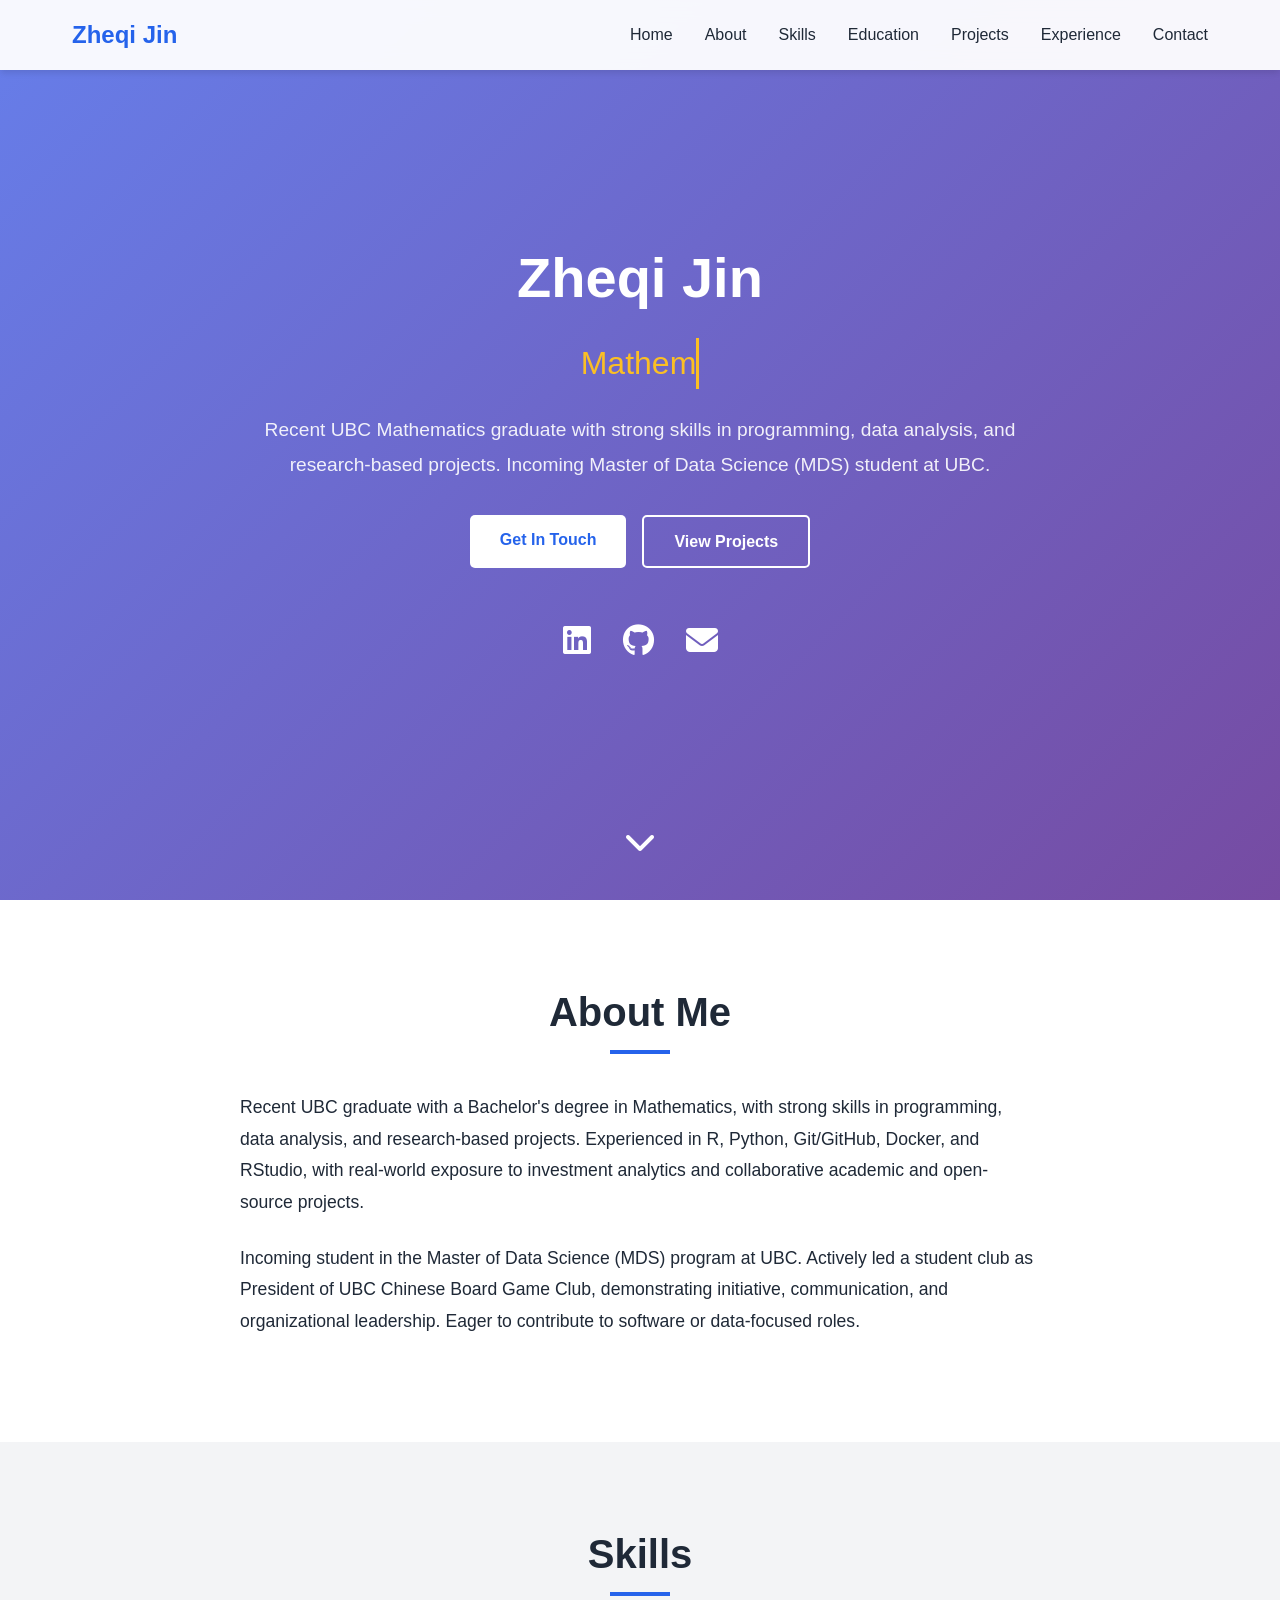
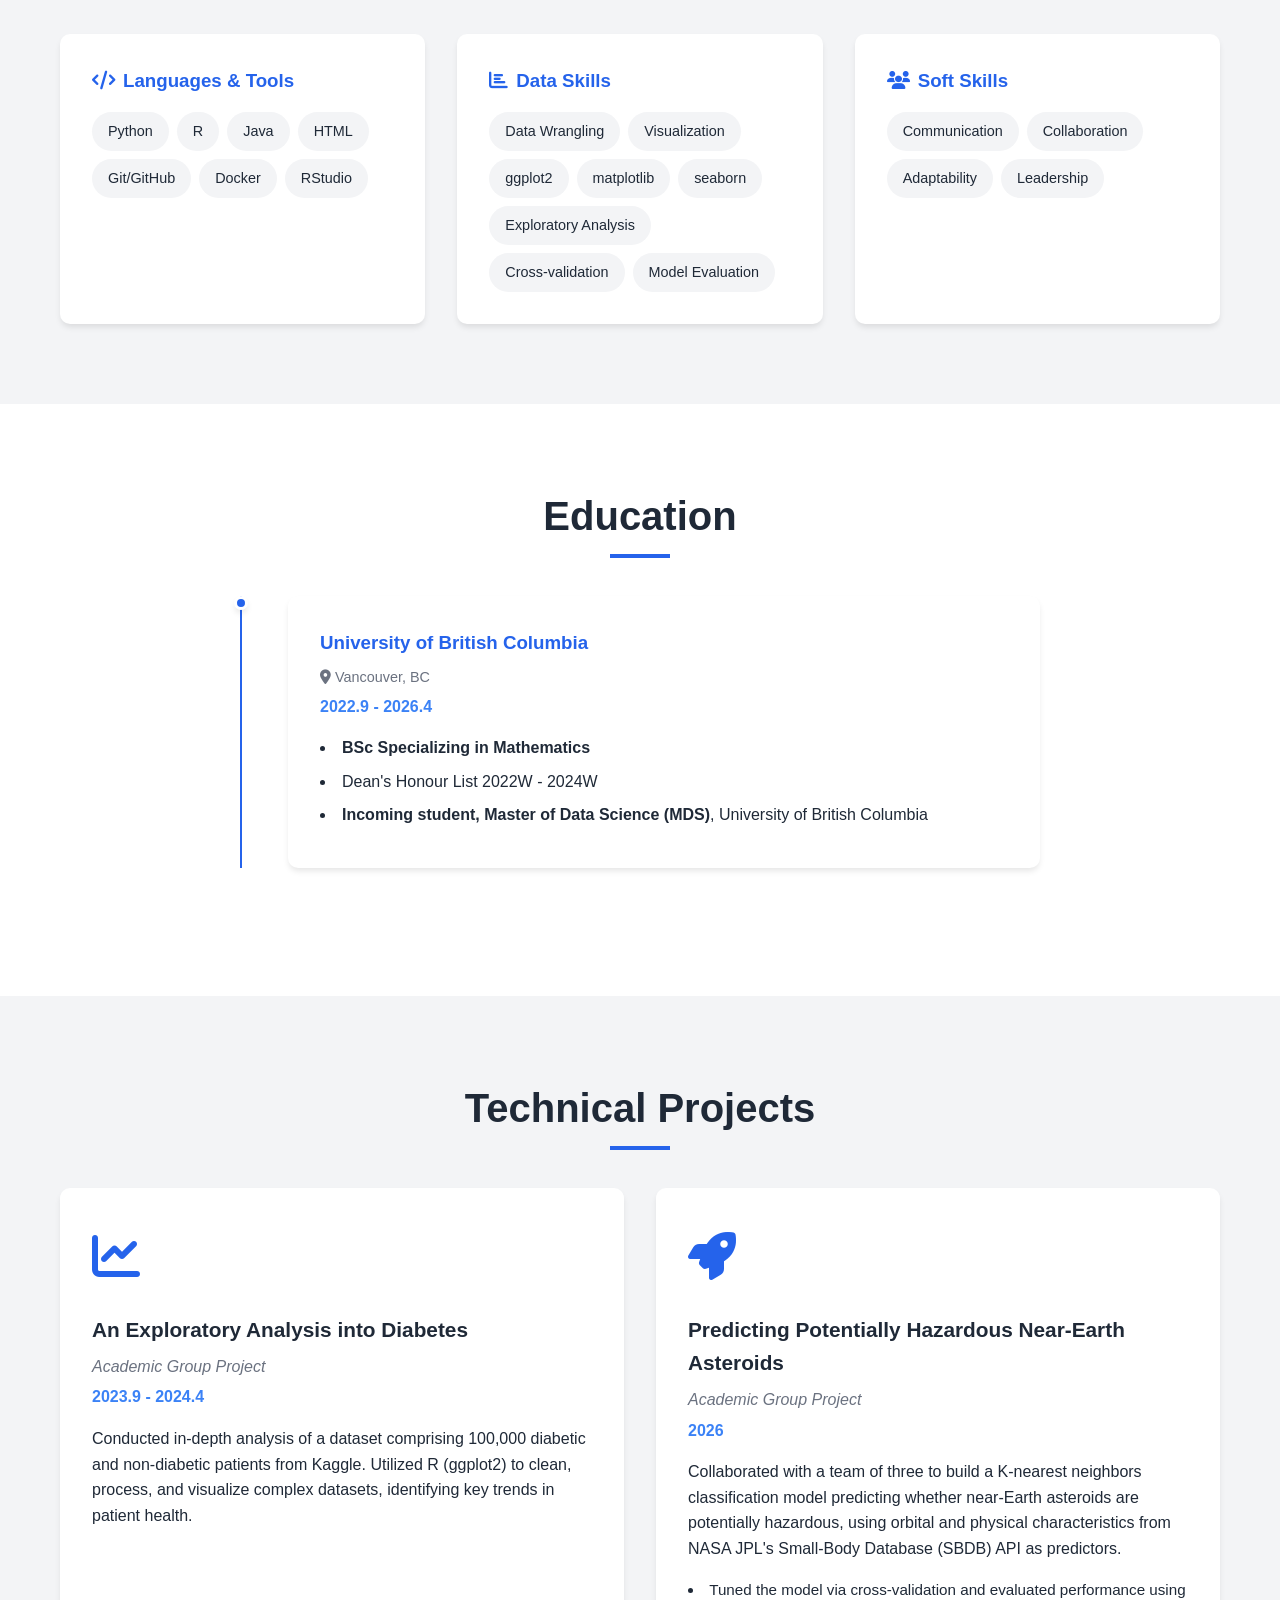
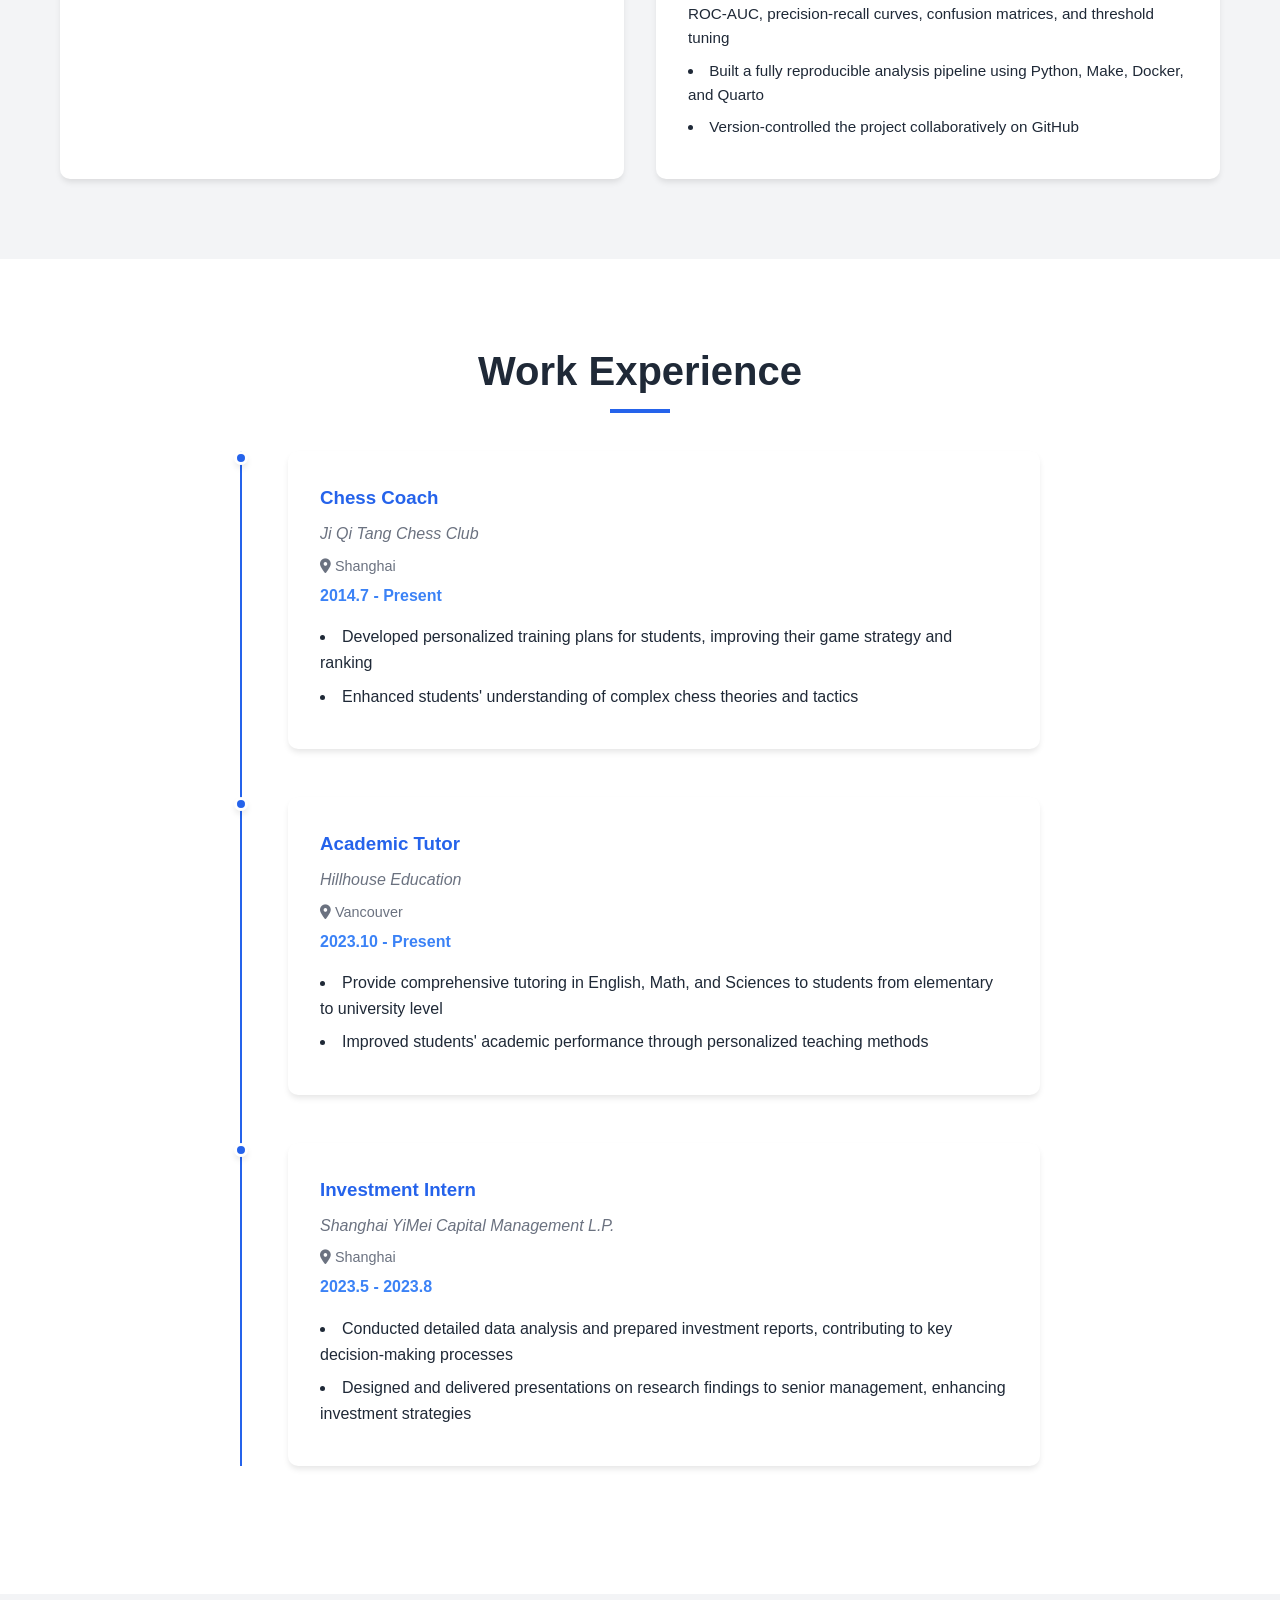
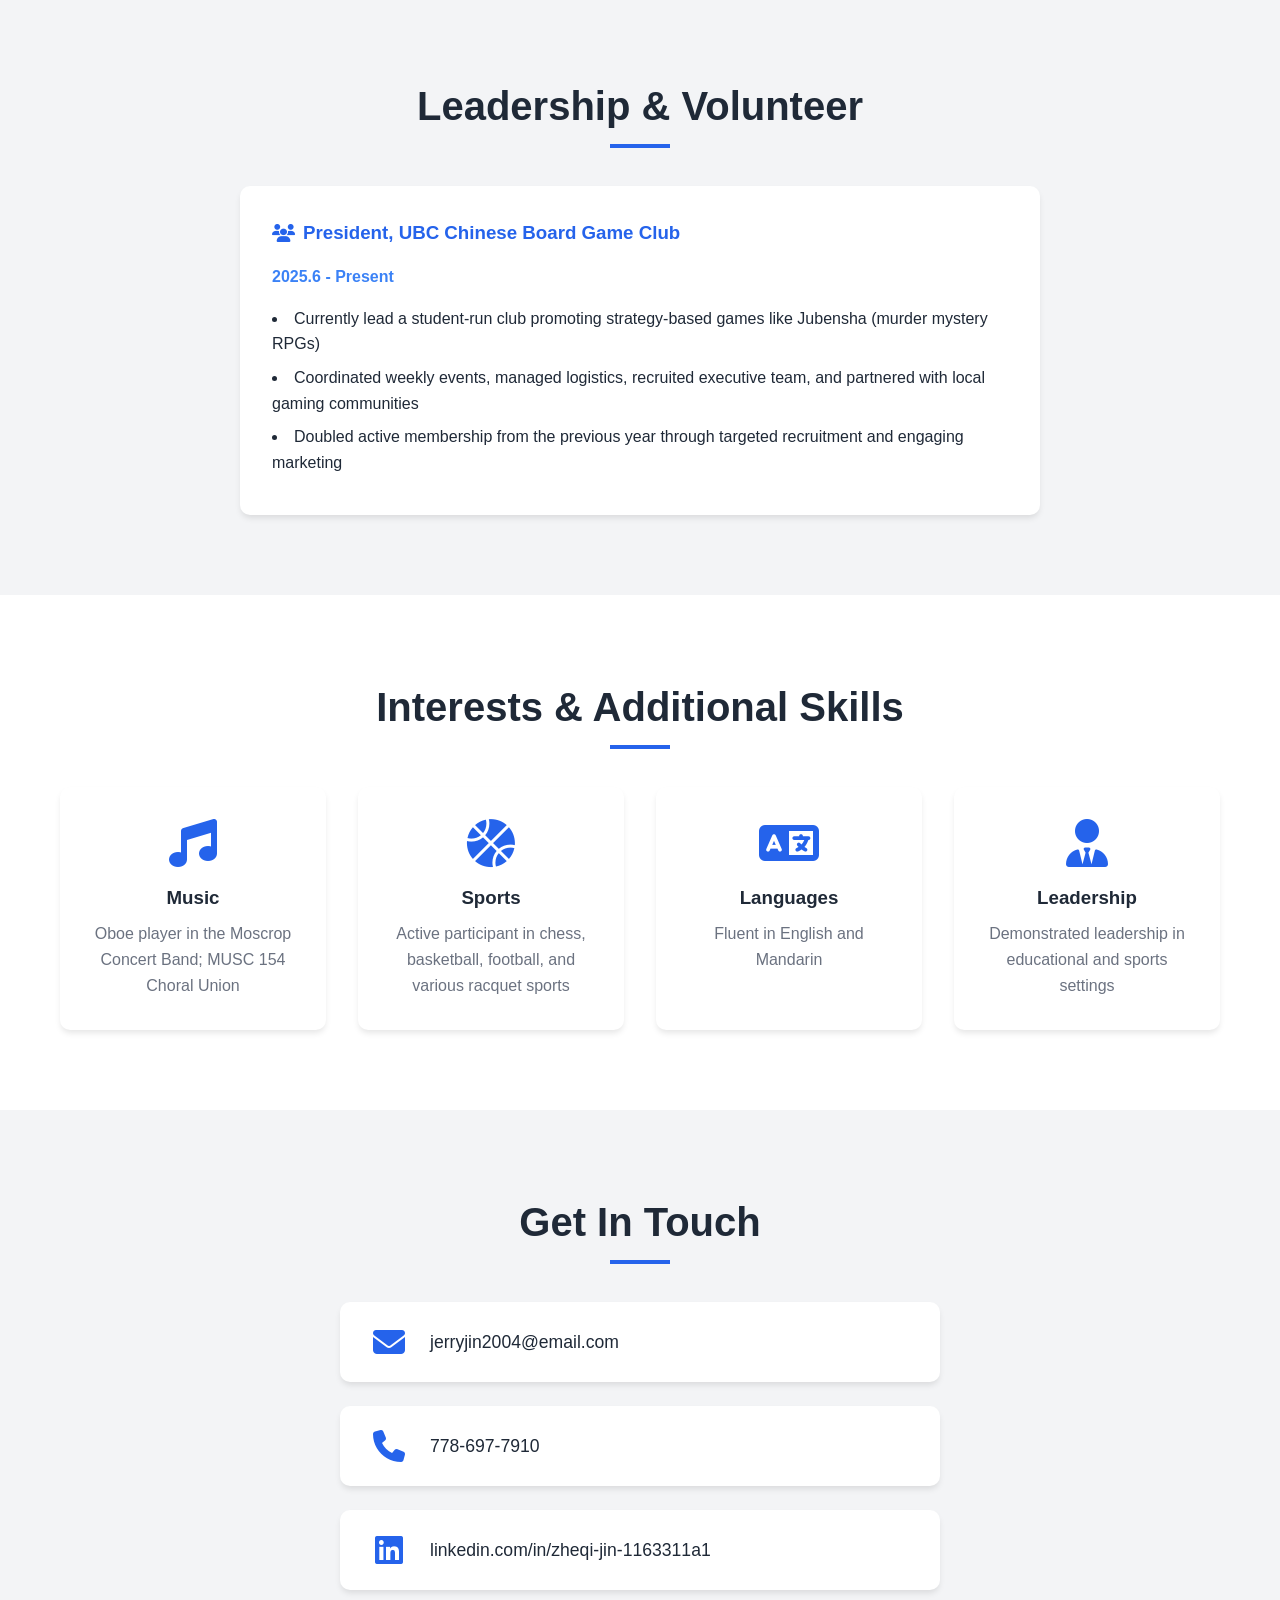
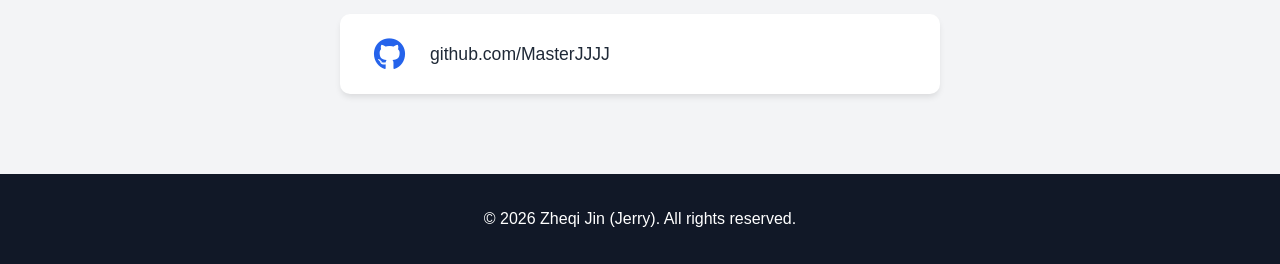
<file: index.html>
<!DOCTYPE html>
<html lang="en">
<head>
    <meta charset="UTF-8">
    <meta name="viewport" content="width=device-width, initial-scale=1.0">
    <title>Zheqi Jin (Jerry) - Mathematics Graduate | Aspiring Data Scientist</title>
    <link rel="stylesheet" href="styles.css">
    <link rel="stylesheet" href="https://cdnjs.cloudflare.com/ajax/libs/font-awesome/6.4.0/css/all.min.css">
</head>
<body>
    <!-- Navigation -->
    <nav id="navbar">
        <div class="nav-content">
            <div class="logo">Zheqi Jin</div>
            <ul class="nav-links">
                <li><a href="#home">Home</a></li>
                <li><a href="#about">About</a></li>
                <li><a href="#skills">Skills</a></li>
                <li><a href="#education">Education</a></li>
                <li><a href="#projects">Projects</a></li>
                <li><a href="#experience">Experience</a></li>
                <li><a href="#contact">Contact</a></li>
            </ul>
            <div class="hamburger">
                <span></span>
                <span></span>
                <span></span>
            </div>
        </div>
    </nav>

    <!-- Hero Section -->
    <section id="home" class="hero">
        <div class="hero-content">
            <div class="hero-text">
                <h1>Zheqi Jin</h1>
                <h2><span class="typed-text"></span><span class="cursor">&nbsp;</span></h2>
                <p class="hero-description">
                    Recent UBC Mathematics graduate with strong skills in programming, data analysis, and research-based projects. 
                    Incoming Master of Data Science (MDS) student at UBC.
                </p>
                <div class="hero-buttons">
                    <a href="#contact" class="btn btn-primary">Get In Touch</a>
                    <a href="#projects" class="btn btn-secondary">View Projects</a>
                </div>
            </div>
            <div class="hero-social">
                <a href="https://www.linkedin.com/in/zheqi-jin-1163311a1/" target="_blank" class="social-icon" title="LinkedIn">
                    <i class="fab fa-linkedin"></i>
                </a>
                <a href="https://github.com/MasterJJJJ" target="_blank" class="social-icon" title="GitHub">
                    <i class="fab fa-github"></i>
                </a>
                <a href="mailto:jerryjin2004@email.com" class="social-icon" title="Email">
                    <i class="fas fa-envelope"></i>
                </a>
            </div>
        </div>
        <div class="scroll-indicator">
            <a href="#about"><i class="fas fa-chevron-down"></i></a>
        </div>
    </section>

    <!-- About Section -->
    <section id="about" class="section">
        <div class="container">
            <h2 class="section-title">About Me</h2>
            <div class="about-content">
                <div class="about-text">
                    <p>
                        Recent UBC graduate with a Bachelor's degree in Mathematics, with strong skills in programming, 
                        data analysis, and research-based projects. Experienced in R, Python, Git/GitHub, Docker, and RStudio, 
                        with real-world exposure to investment analytics and collaborative academic and open-source projects.
                    </p>
                    <p>
                        Incoming student in the Master of Data Science (MDS) program at UBC. Actively led a student club as 
                        President of UBC Chinese Board Game Club, demonstrating initiative, communication, and organizational 
                        leadership. Eager to contribute to software or data-focused roles.
                    </p>
                </div>
            </div>
        </div>
    </section>

    <!-- Skills Section -->
    <section id="skills" class="section section-alt">
        <div class="container">
            <h2 class="section-title">Skills</h2>
            <div class="skills-grid">
                <div class="skill-category">
                    <h3><i class="fas fa-code"></i> Languages & Tools</h3>
                    <div class="skill-items">
                        <span class="skill-tag">Python</span>
                        <span class="skill-tag">R</span>
                        <span class="skill-tag">Java</span>
                        <span class="skill-tag">HTML</span>
                        <span class="skill-tag">Git/GitHub</span>
                        <span class="skill-tag">Docker</span>
                        <span class="skill-tag">RStudio</span>
                    </div>
                </div>
                <div class="skill-category">
                    <h3><i class="fas fa-chart-bar"></i> Data Skills</h3>
                    <div class="skill-items">
                        <span class="skill-tag">Data Wrangling</span>
                        <span class="skill-tag">Visualization</span>
                        <span class="skill-tag">ggplot2</span>
                        <span class="skill-tag">matplotlib</span>
                        <span class="skill-tag">seaborn</span>
                        <span class="skill-tag">Exploratory Analysis</span>
                        <span class="skill-tag">Cross-validation</span>
                        <span class="skill-tag">Model Evaluation</span>
                    </div>
                </div>
                <div class="skill-category">
                    <h3><i class="fas fa-users"></i> Soft Skills</h3>
                    <div class="skill-items">
                        <span class="skill-tag">Communication</span>
                        <span class="skill-tag">Collaboration</span>
                        <span class="skill-tag">Adaptability</span>
                        <span class="skill-tag">Leadership</span>
                    </div>
                </div>
            </div>
        </div>
    </section>

    <!-- Education Section -->
    <section id="education" class="section">
        <div class="container">
            <h2 class="section-title">Education</h2>
            <div class="timeline">
                <div class="timeline-item">
                    <div class="timeline-dot"></div>
                    <div class="timeline-content">
                        <h3>University of British Columbia</h3>
                        <p class="timeline-location"><i class="fas fa-map-marker-alt"></i> Vancouver, BC</p>
                        <p class="timeline-date">2022.9 - 2026.4</p>
                        <ul>
                            <li><strong>BSc Specializing in Mathematics</strong></li>
                            <li>Dean's Honour List 2022W - 2024W</li>
                            <li><strong>Incoming student, Master of Data Science (MDS)</strong>, University of British Columbia</li>
                        </ul>
                    </div>
                </div>
            </div>
        </div>
    </section>

    <!-- Projects Section -->
    <section id="projects" class="section section-alt">
        <div class="container">
            <h2 class="section-title">Technical Projects</h2>
            <div class="projects-grid">
                <div class="project-card">
                    <div class="project-icon">
                        <i class="fas fa-chart-line"></i>
                    </div>
                    <h3>An Exploratory Analysis into Diabetes</h3>
                    <p class="project-type">Academic Group Project</p>
                    <p class="project-date">2023.9 - 2024.4</p>
                    <p class="project-description">
                        Conducted in-depth analysis of a dataset comprising 100,000 diabetic and non-diabetic patients from Kaggle. 
                        Utilized R (ggplot2) to clean, process, and visualize complex datasets, identifying key trends in patient health.
                    </p>
                </div>
                <div class="project-card">
                    <div class="project-icon">
                        <i class="fas fa-rocket"></i>
                    </div>
                    <h3>Predicting Potentially Hazardous Near-Earth Asteroids</h3>
                    <p class="project-type">Academic Group Project</p>
                    <p class="project-date">2026</p>
                    <p class="project-description">
                        Collaborated with a team of three to build a K-nearest neighbors classification model predicting whether 
                        near-Earth asteroids are potentially hazardous, using orbital and physical characteristics from NASA JPL's 
                        Small-Body Database (SBDB) API as predictors.
                    </p>
                    <ul class="project-details">
                        <li>Tuned the model via cross-validation and evaluated performance using ROC-AUC, precision-recall curves, confusion matrices, and threshold tuning</li>
                        <li>Built a fully reproducible analysis pipeline using Python, Make, Docker, and Quarto</li>
                        <li>Version-controlled the project collaboratively on GitHub</li>
                    </ul>
                </div>
            </div>
        </div>
    </section>

    <!-- Experience Section -->
    <section id="experience" class="section">
        <div class="container">
            <h2 class="section-title">Work Experience</h2>
            <div class="timeline">
                <div class="timeline-item">
                    <div class="timeline-dot"></div>
                    <div class="timeline-content">
                        <h3>Chess Coach</h3>
                        <p class="timeline-company">Ji Qi Tang Chess Club</p>
                        <p class="timeline-location"><i class="fas fa-map-marker-alt"></i> Shanghai</p>
                        <p class="timeline-date">2014.7 - Present</p>
                        <ul>
                            <li>Developed personalized training plans for students, improving their game strategy and ranking</li>
                            <li>Enhanced students' understanding of complex chess theories and tactics</li>
                        </ul>
                    </div>
                </div>
                <div class="timeline-item">
                    <div class="timeline-dot"></div>
                    <div class="timeline-content">
                        <h3>Academic Tutor</h3>
                        <p class="timeline-company">Hillhouse Education</p>
                        <p class="timeline-location"><i class="fas fa-map-marker-alt"></i> Vancouver</p>
                        <p class="timeline-date">2023.10 - Present</p>
                        <ul>
                            <li>Provide comprehensive tutoring in English, Math, and Sciences to students from elementary to university level</li>
                            <li>Improved students' academic performance through personalized teaching methods</li>
                        </ul>
                    </div>
                </div>
                <div class="timeline-item">
                    <div class="timeline-dot"></div>
                    <div class="timeline-content">
                        <h3>Investment Intern</h3>
                        <p class="timeline-company">Shanghai YiMei Capital Management L.P.</p>
                        <p class="timeline-location"><i class="fas fa-map-marker-alt"></i> Shanghai</p>
                        <p class="timeline-date">2023.5 - 2023.8</p>
                        <ul>
                            <li>Conducted detailed data analysis and prepared investment reports, contributing to key decision-making processes</li>
                            <li>Designed and delivered presentations on research findings to senior management, enhancing investment strategies</li>
                        </ul>
                    </div>
                </div>
            </div>
        </div>
    </section>

    <!-- Volunteer Section -->
    <section id="volunteer" class="section section-alt">
        <div class="container">
            <h2 class="section-title">Leadership & Volunteer</h2>
            <div class="volunteer-content">
                <div class="volunteer-card">
                    <h3><i class="fas fa-users"></i> President, UBC Chinese Board Game Club</h3>
                    <p class="volunteer-date">2025.6 - Present</p>
                    <ul>
                        <li>Currently lead a student-run club promoting strategy-based games like Jubensha (murder mystery RPGs)</li>
                        <li>Coordinated weekly events, managed logistics, recruited executive team, and partnered with local gaming communities</li>
                        <li>Doubled active membership from the previous year through targeted recruitment and engaging marketing</li>
                    </ul>
                </div>
            </div>
        </div>
    </section>

    <!-- Interests Section -->
    <section id="interests" class="section">
        <div class="container">
            <h2 class="section-title">Interests & Additional Skills</h2>
            <div class="interests-grid">
                <div class="interest-item">
                    <i class="fas fa-music"></i>
                    <h3>Music</h3>
                    <p>Oboe player in the Moscrop Concert Band; MUSC 154 Choral Union</p>
                </div>
                <div class="interest-item">
                    <i class="fas fa-basketball-ball"></i>
                    <h3>Sports</h3>
                    <p>Active participant in chess, basketball, football, and various racquet sports</p>
                </div>
                <div class="interest-item">
                    <i class="fas fa-language"></i>
                    <h3>Languages</h3>
                    <p>Fluent in English and Mandarin</p>
                </div>
                <div class="interest-item">
                    <i class="fas fa-user-tie"></i>
                    <h3>Leadership</h3>
                    <p>Demonstrated leadership in educational and sports settings</p>
                </div>
            </div>
        </div>
    </section>

    <!-- Contact Section -->
    <section id="contact" class="section section-alt">
        <div class="container">
            <h2 class="section-title">Get In Touch</h2>
            <div class="contact-content">
                <div class="contact-info">
                    <div class="contact-item">
                        <i class="fas fa-envelope"></i>
                        <a href="mailto:jerryjin2004@email.com">jerryjin2004@email.com</a>
                    </div>
                    <div class="contact-item">
                        <i class="fas fa-phone"></i>
                        <a href="tel:778-697-7910">778-697-7910</a>
                    </div>
                    <div class="contact-item">
                        <i class="fab fa-linkedin"></i>
                        <a href="https://www.linkedin.com/in/zheqi-jin-1163311a1/" target="_blank">linkedin.com/in/zheqi-jin-1163311a1</a>
                    </div>
                    <div class="contact-item">
                        <i class="fab fa-github"></i>
                        <a href="https://github.com/MasterJJJJ" target="_blank">github.com/MasterJJJJ</a>
                    </div>
                </div>
            </div>
        </div>
    </section>

    <!-- Footer -->
    <footer>
        <div class="container">
            <p>&copy; 2026 Zheqi Jin (Jerry). All rights reserved.</p>
        </div>
    </footer>

    <script src="script.js"></script>
</body>
</html>
</file>
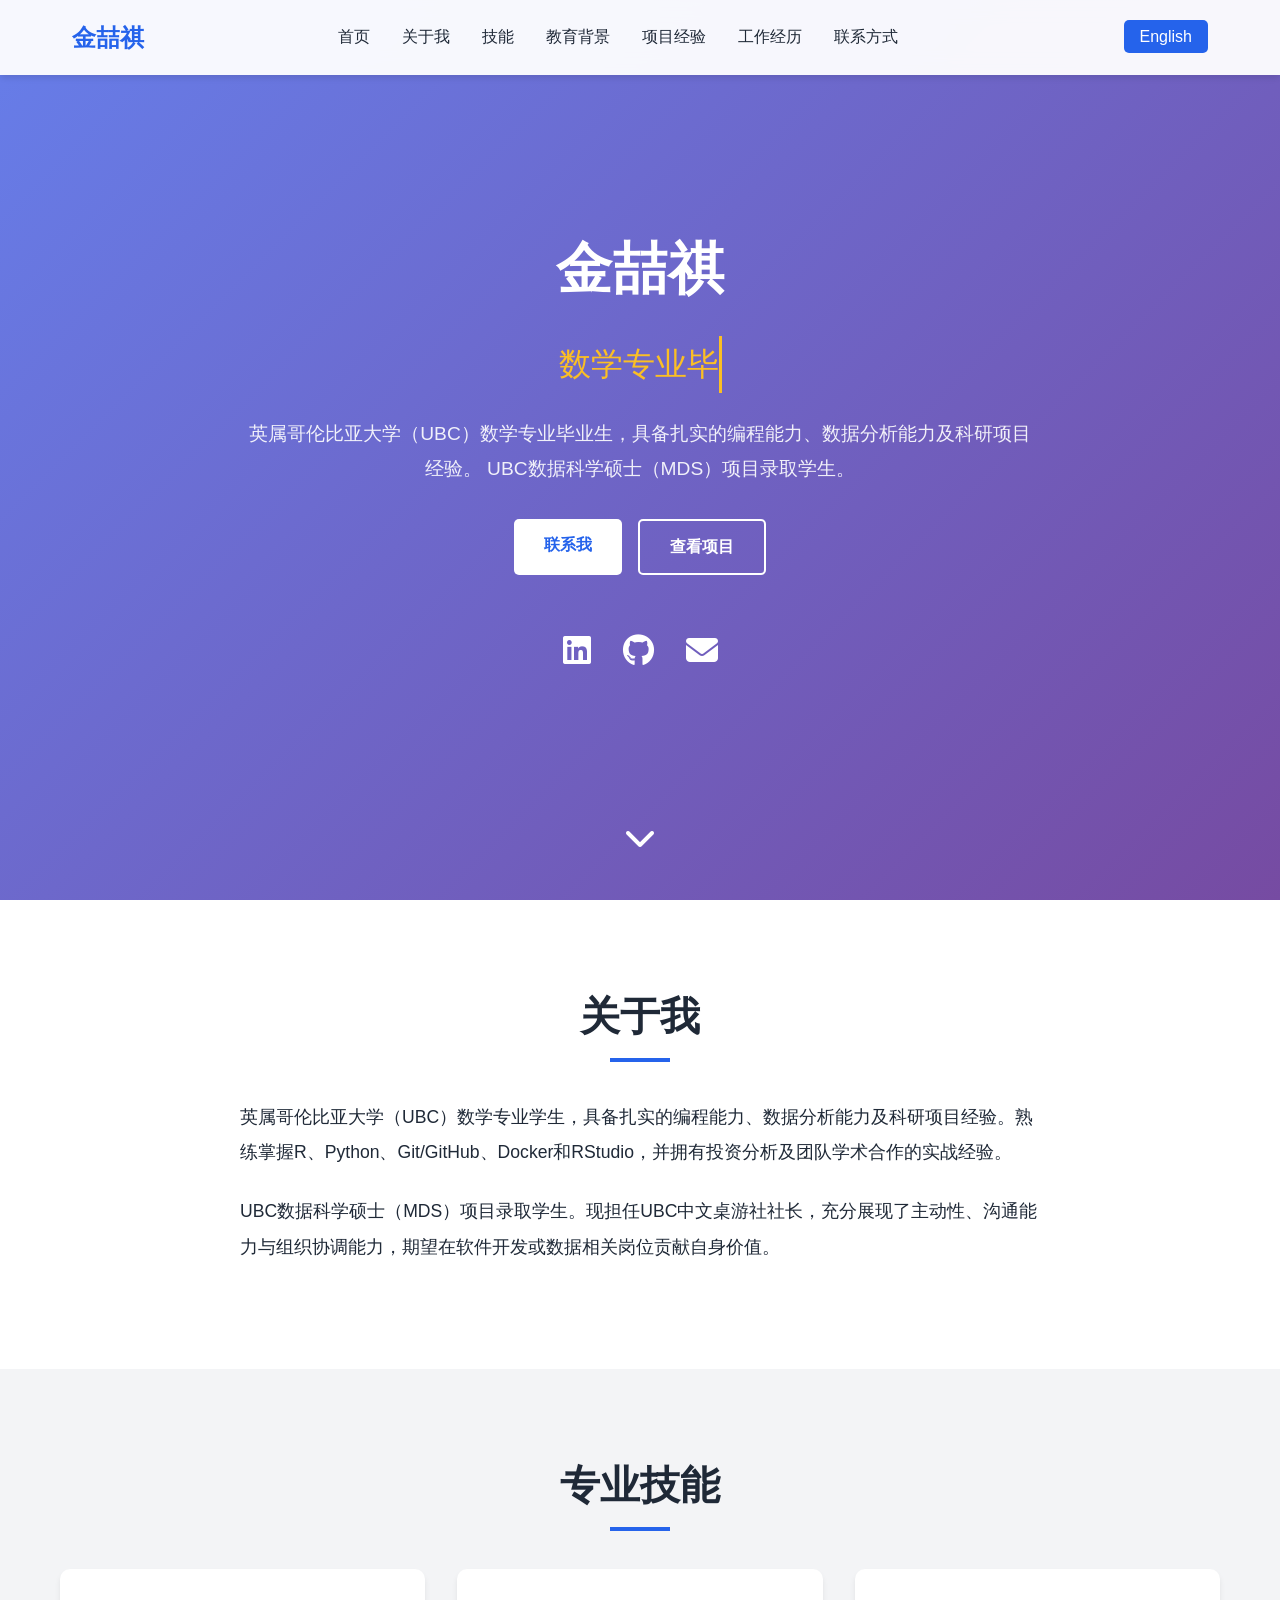
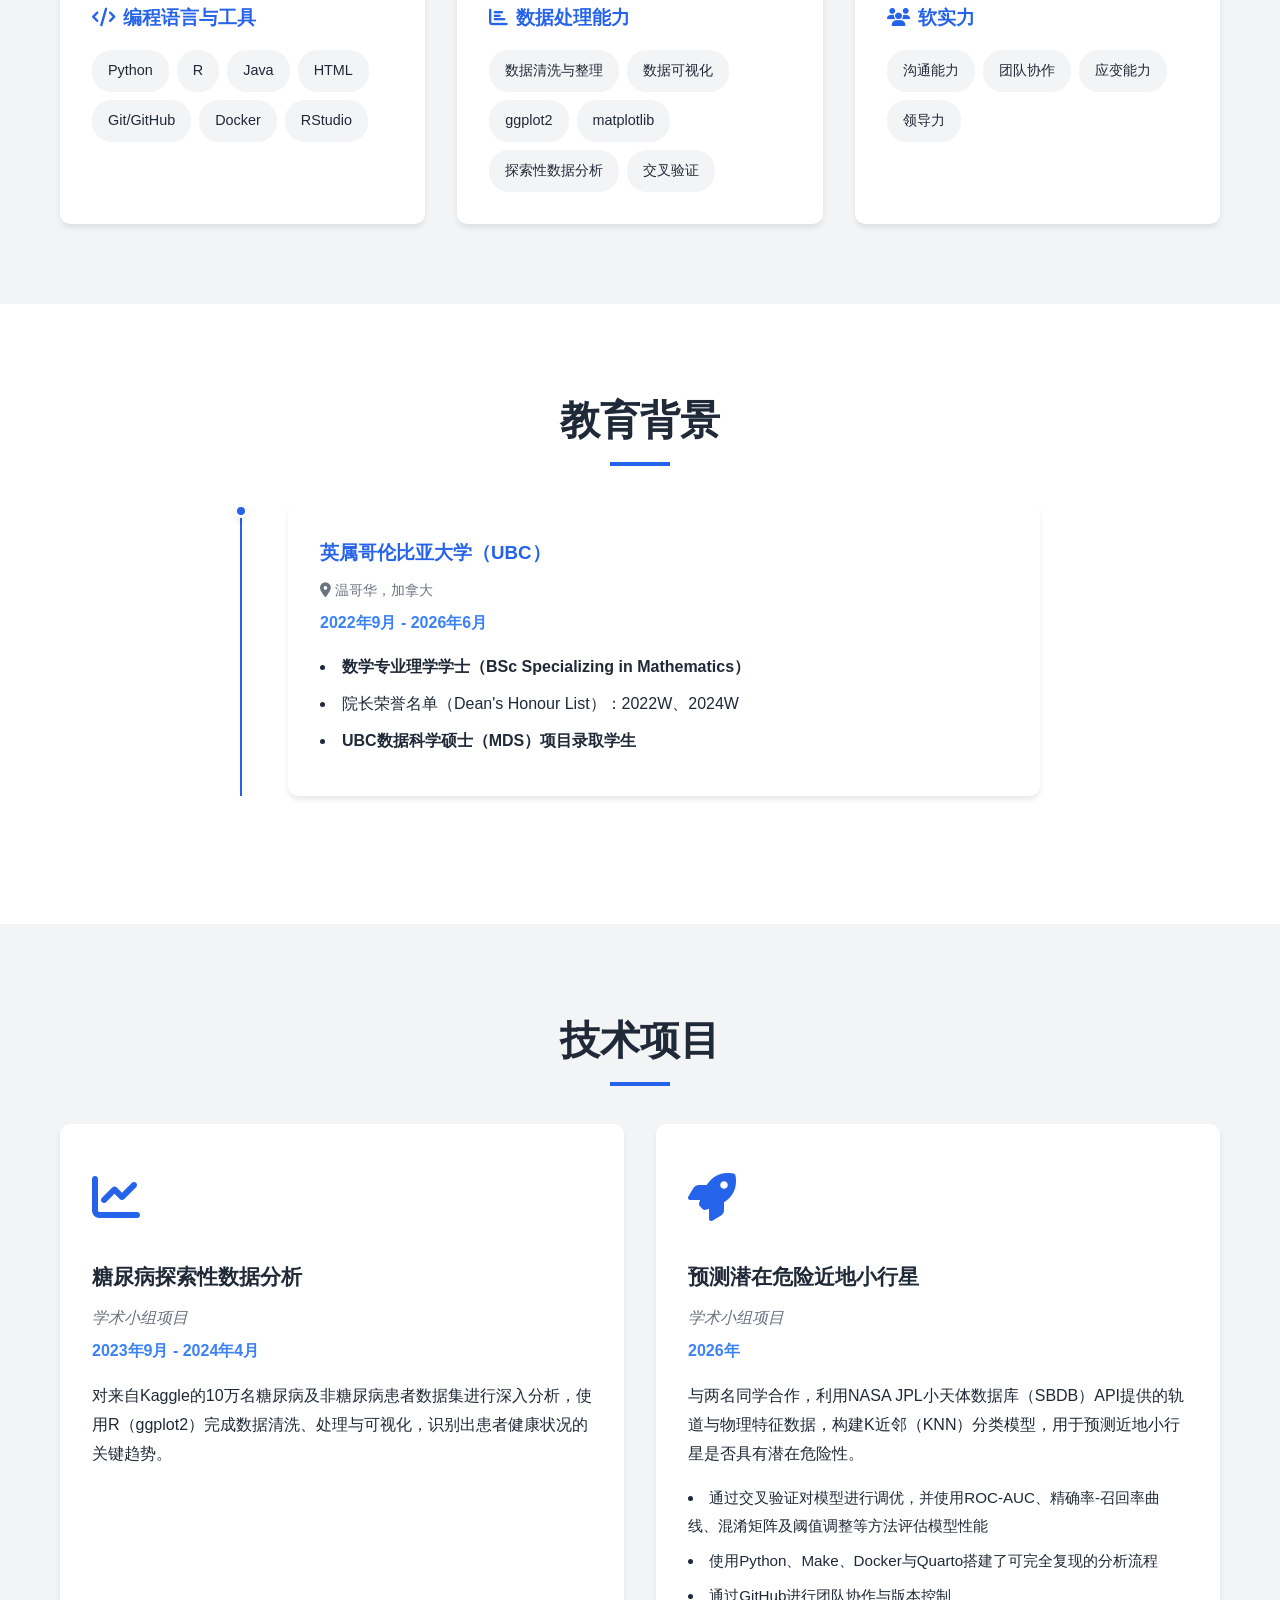
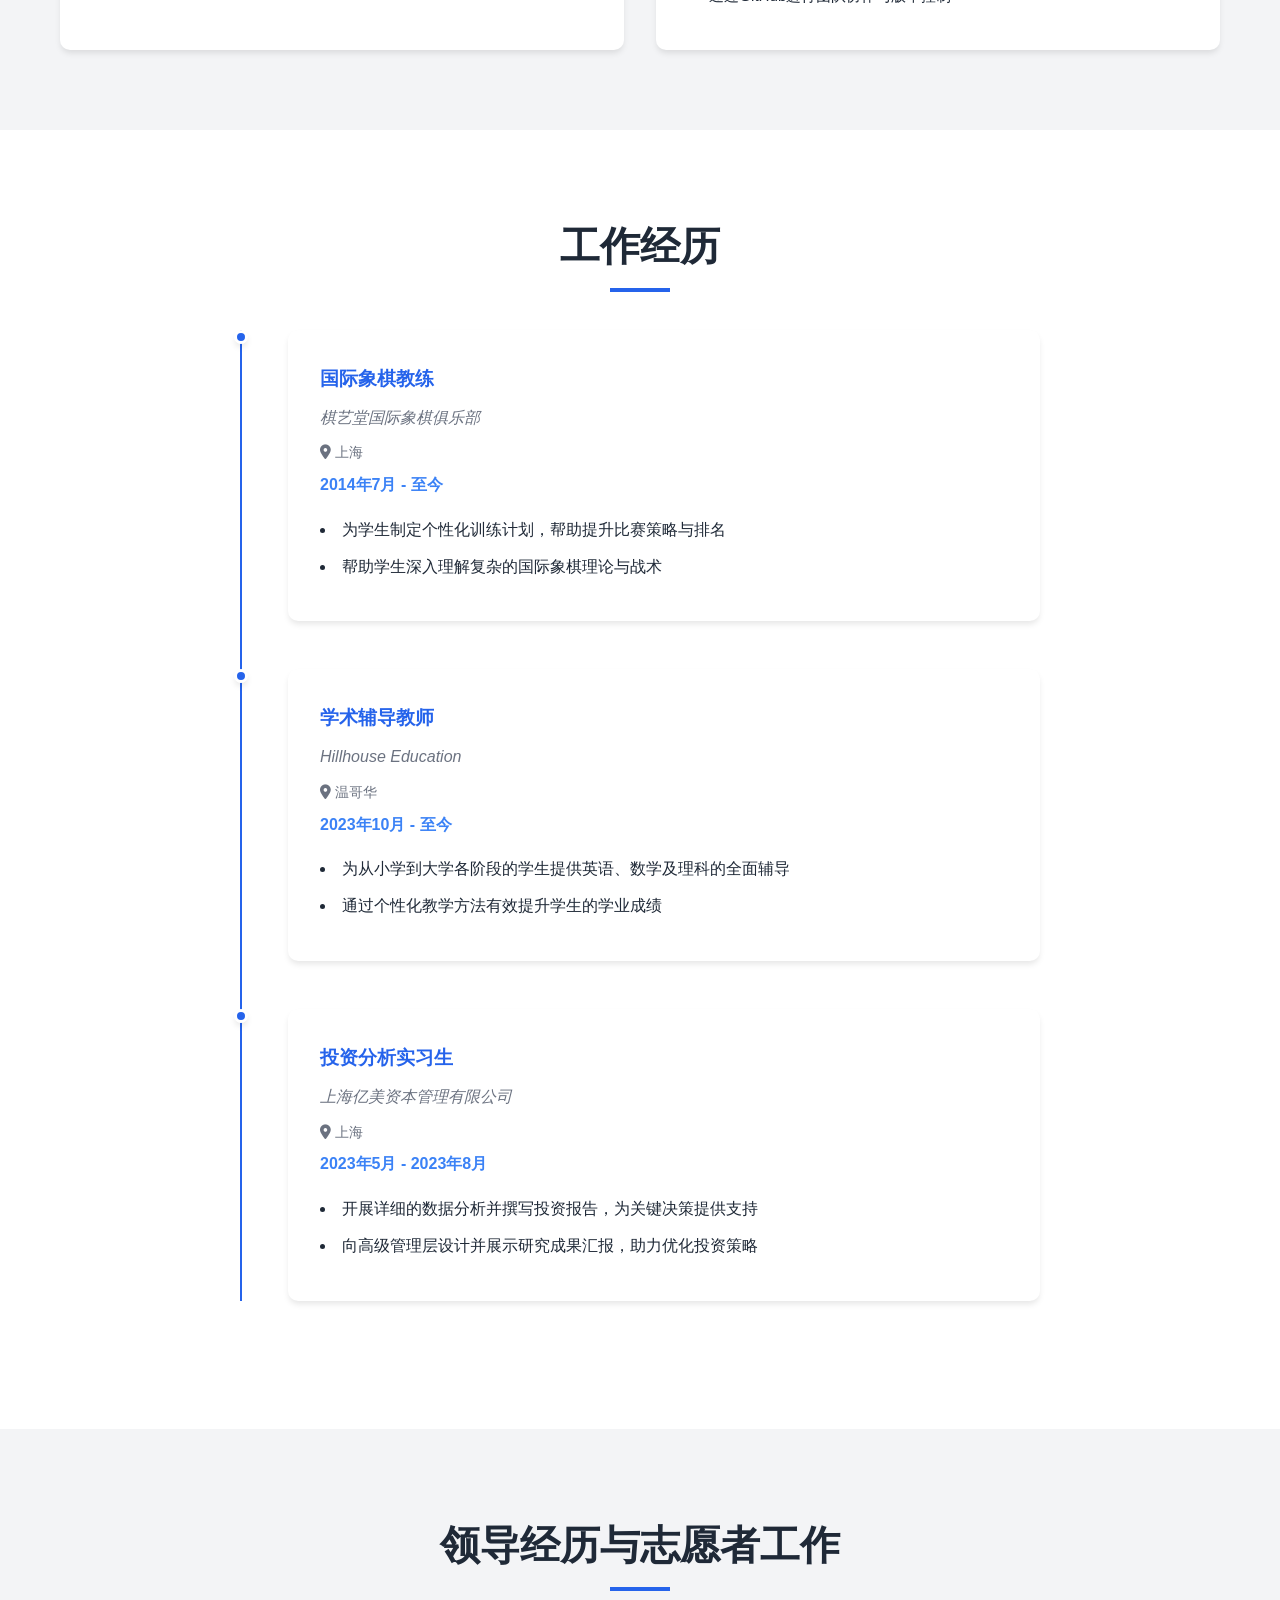
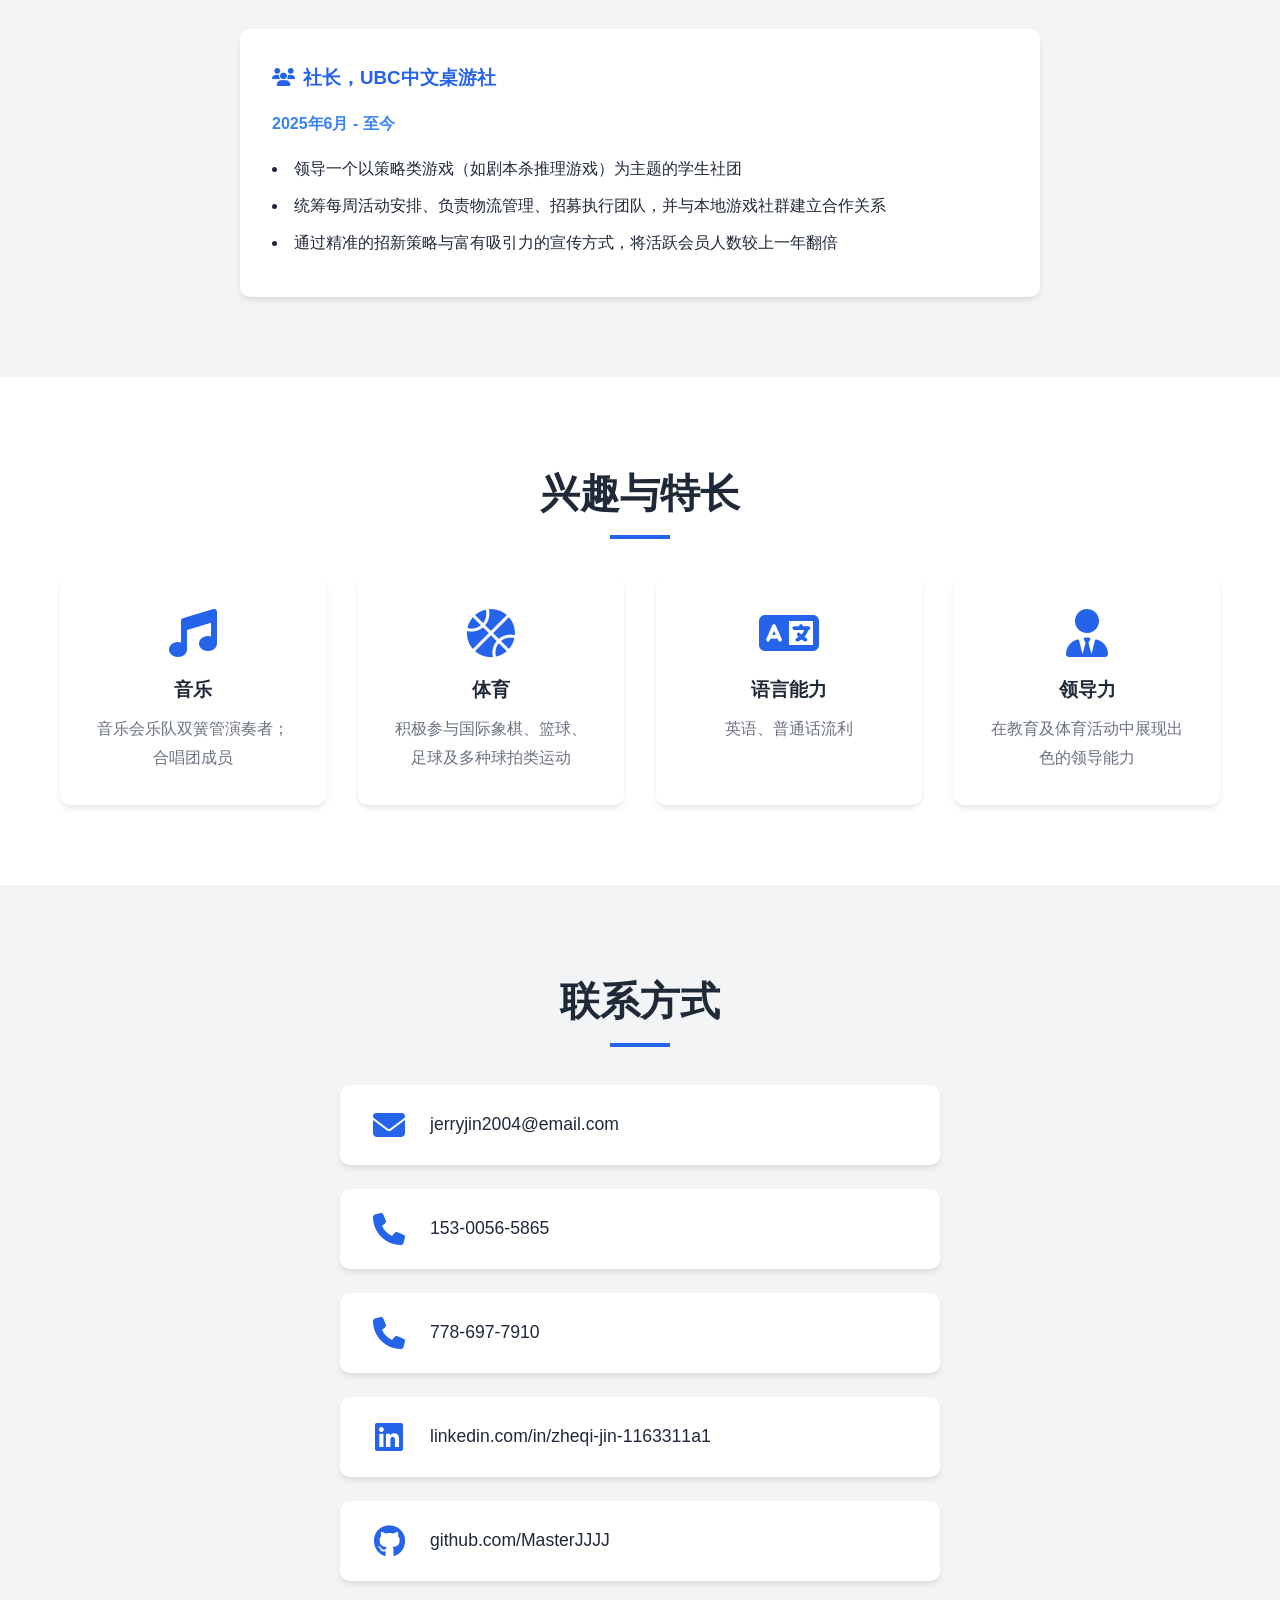
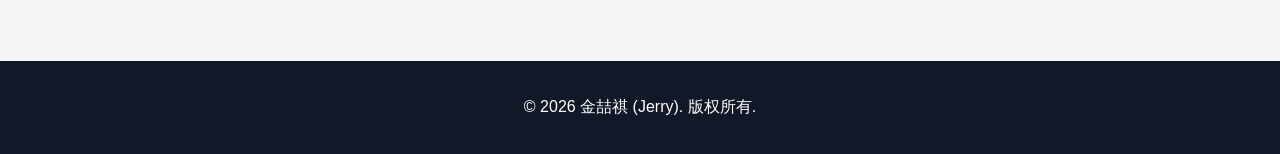
<file: index-zh.html>
<!DOCTYPE html>
<html lang="zh-CN">
<head>
    <meta charset="UTF-8">
    <meta name="viewport" content="width=device-width, initial-scale=1.0">
    <title>金喆祺 (Jerry) - 数学专业毕业生 | 数据科学家</title>
    <link rel="stylesheet" href="styles-zh.css">
    <link rel="stylesheet" href="https://cdnjs.cloudflare.com/ajax/libs/font-awesome/6.4.0/css/all.min.css">
</head>
<body>
    <!-- Navigation -->
    <nav id="navbar">
        <div class="nav-content">
            <div class="logo">金喆祺</div>
            <ul class="nav-links">
                <li><a href="#home">首页</a></li>
                <li><a href="#about">关于我</a></li>
                <li><a href="#skills">技能</a></li>
                <li><a href="#education">教育背景</a></li>
                <li><a href="#projects">项目经验</a></li>
                <li><a href="#experience">工作经历</a></li>
                <li><a href="#contact">联系方式</a></li>
            </ul>
            <div class="language-switcher">
                <a href="index.html" class="lang-btn">English</a>
            </div>
            <div class="hamburger">
                <span></span>
                <span></span>
                <span></span>
            </div>
        </div>
    </nav>

    <!-- Hero Section -->
    <section id="home" class="hero">
        <div class="hero-content">
            <div class="hero-text">
                <h1>金喆祺</h1>
                <h2><span class="typed-text"></span><span class="cursor">&nbsp;</span></h2>
                <p class="hero-description">
                    英属哥伦比亚大学（UBC）数学专业毕业生，具备扎实的编程能力、数据分析能力及科研项目经验。
                    UBC数据科学硕士（MDS）项目录取学生。
                </p>
                <div class="hero-buttons">
                    <a href="#contact" class="btn btn-primary">联系我</a>
                    <a href="#projects" class="btn btn-secondary">查看项目</a>
                </div>
            </div>
            <div class="hero-social">
                <a href="https://www.linkedin.com/in/zheqi-jin-1163311a1/" target="_blank" class="social-icon" title="LinkedIn">
                    <i class="fab fa-linkedin"></i>
                </a>
                <a href="https://github.com/MasterJJJJ" target="_blank" class="social-icon" title="GitHub">
                    <i class="fab fa-github"></i>
                </a>
                <a href="mailto:jerryjin2004@email.com" class="social-icon" title="邮箱">
                    <i class="fas fa-envelope"></i>
                </a>
            </div>
        </div>
        <div class="scroll-indicator">
            <a href="#about"><i class="fas fa-chevron-down"></i></a>
        </div>
    </section>

    <!-- About Section -->
    <section id="about" class="section">
        <div class="container">
            <h2 class="section-title">关于我</h2>
            <div class="about-content">
                <div class="about-text">
                    <p>
                        英属哥伦比亚大学（UBC）数学专业学生，具备扎实的编程能力、数据分析能力及科研项目经验。熟练掌握R、Python、Git/GitHub、Docker和RStudio，并拥有投资分析及团队学术合作的实战经验。
                    </p>
                    <p>
                        UBC数据科学硕士（MDS）项目录取学生。现担任UBC中文桌游社社长，充分展现了主动性、沟通能力与组织协调能力，期望在软件开发或数据相关岗位贡献自身价值。
                    </p>
                </div>
            </div>
        </div>
    </section>

    <!-- Skills Section -->
    <section id="skills" class="section section-alt">
        <div class="container">
            <h2 class="section-title">专业技能</h2>
            <div class="skills-grid">
                <div class="skill-category">
                    <h3><i class="fas fa-code"></i> 编程语言与工具</h3>
                    <div class="skill-items">
                        <span class="skill-tag">Python</span>
                        <span class="skill-tag">R</span>
                        <span class="skill-tag">Java</span>
                        <span class="skill-tag">HTML</span>
                        <span class="skill-tag">Git/GitHub</span>
                        <span class="skill-tag">Docker</span>
                        <span class="skill-tag">RStudio</span>
                    </div>
                </div>
                <div class="skill-category">
                    <h3><i class="fas fa-chart-bar"></i> 数据处理能力</h3>
                    <div class="skill-items">
                        <span class="skill-tag">数据清洗与整理</span>
                        <span class="skill-tag">数据可视化</span>
                        <span class="skill-tag">ggplot2</span>
                        <span class="skill-tag">matplotlib</span>
                        <span class="skill-tag">探索性数据分析</span>
                        <span class="skill-tag">交叉验证</span>
                    </div>
                </div>
                <div class="skill-category">
                    <h3><i class="fas fa-users"></i> 软实力</h3>
                    <div class="skill-items">
                        <span class="skill-tag">沟通能力</span>
                        <span class="skill-tag">团队协作</span>
                        <span class="skill-tag">应变能力</span>
                        <span class="skill-tag">领导力</span>
                    </div>
                </div>
            </div>
        </div>
    </section>

    <!-- Education Section -->
    <section id="education" class="section">
        <div class="container">
            <h2 class="section-title">教育背景</h2>
            <div class="timeline">
                <div class="timeline-item">
                    <div class="timeline-dot"></div>
                    <div class="timeline-content">
                        <h3>英属哥伦比亚大学（UBC）</h3>
                        <p class="timeline-location"><i class="fas fa-map-marker-alt"></i> 温哥华，加拿大</p>
                        <p class="timeline-date">2022年9月 - 2026年6月</p>
                        <ul>
                            <li><strong>数学专业理学学士（BSc Specializing in Mathematics）</strong></li>
                            <li>院长荣誉名单（Dean's Honour List）：2022W、2024W</li>
                            <li><strong>UBC数据科学硕士（MDS）项目录取学生</strong></li>
                        </ul>
                    </div>
                </div>
            </div>
        </div>
    </section>

    <!-- Projects Section -->
    <section id="projects" class="section section-alt">
        <div class="container">
            <h2 class="section-title">技术项目</h2>
            <div class="projects-grid">
                <div class="project-card">
                    <div class="project-icon">
                        <i class="fas fa-chart-line"></i>
                    </div>
                    <h3>糖尿病探索性数据分析</h3>
                    <p class="project-type">学术小组项目</p>
                    <p class="project-date">2023年9月 - 2024年4月</p>
                    <p class="project-description">
                        对来自Kaggle的10万名糖尿病及非糖尿病患者数据集进行深入分析，使用R（ggplot2）完成数据清洗、处理与可视化，识别出患者健康状况的关键趋势。
                    </p>
                </div>
                <div class="project-card">
                    <div class="project-icon">
                        <i class="fas fa-rocket"></i>
                    </div>
                    <h3>预测潜在危险近地小行星</h3>
                    <p class="project-type">学术小组项目</p>
                    <p class="project-date">2026年</p>
                    <p class="project-description">
                        与两名同学合作，利用NASA JPL小天体数据库（SBDB）API提供的轨道与物理特征数据，构建K近邻（KNN）分类模型，用于预测近地小行星是否具有潜在危险性。
                    </p>
                    <ul class="project-details">
                        <li>通过交叉验证对模型进行调优，并使用ROC-AUC、精确率-召回率曲线、混淆矩阵及阈值调整等方法评估模型性能</li>
                        <li>使用Python、Make、Docker与Quarto搭建了可完全复现的分析流程</li>
                        <li>通过GitHub进行团队协作与版本控制</li>
                    </ul>
                </div>
            </div>
        </div>
    </section>

    <!-- Experience Section -->
    <section id="experience" class="section">
        <div class="container">
            <h2 class="section-title">工作经历</h2>
            <div class="timeline">
                <div class="timeline-item">
                    <div class="timeline-dot"></div>
                    <div class="timeline-content">
                        <h3>国际象棋教练</h3>
                        <p class="timeline-company">棋艺堂国际象棋俱乐部</p>
                        <p class="timeline-location"><i class="fas fa-map-marker-alt"></i> 上海</p>
                        <p class="timeline-date">2014年7月 - 至今</p>
                        <ul>
                            <li>为学生制定个性化训练计划，帮助提升比赛策略与排名</li>
                            <li>帮助学生深入理解复杂的国际象棋理论与战术</li>
                        </ul>
                    </div>
                </div>
                <div class="timeline-item">
                    <div class="timeline-dot"></div>
                    <div class="timeline-content">
                        <h3>学术辅导教师</h3>
                        <p class="timeline-company">Hillhouse Education</p>
                        <p class="timeline-location"><i class="fas fa-map-marker-alt"></i> 温哥华</p>
                        <p class="timeline-date">2023年10月 - 至今</p>
                        <ul>
                            <li>为从小学到大学各阶段的学生提供英语、数学及理科的全面辅导</li>
                            <li>通过个性化教学方法有效提升学生的学业成绩</li>
                        </ul>
                    </div>
                </div>
                <div class="timeline-item">
                    <div class="timeline-dot"></div>
                    <div class="timeline-content">
                        <h3>投资分析实习生</h3>
                        <p class="timeline-company">上海亿美资本管理有限公司</p>
                        <p class="timeline-location"><i class="fas fa-map-marker-alt"></i> 上海</p>
                        <p class="timeline-date">2023年5月 - 2023年8月</p>
                        <ul>
                            <li>开展详细的数据分析并撰写投资报告，为关键决策提供支持</li>
                            <li>向高级管理层设计并展示研究成果汇报，助力优化投资策略</li>
                        </ul>
                    </div>
                </div>
            </div>
        </div>
    </section>

    <!-- Volunteer Section -->
    <section id="volunteer" class="section section-alt">
        <div class="container">
            <h2 class="section-title">领导经历与志愿者工作</h2>
            <div class="volunteer-content">
                <div class="volunteer-card">
                    <h3><i class="fas fa-users"></i> 社长，UBC中文桌游社</h3>
                    <p class="volunteer-date">2025年6月 - 至今</p>
                    <ul>
                        <li>领导一个以策略类游戏（如剧本杀推理游戏）为主题的学生社团</li>
                        <li>统筹每周活动安排、负责物流管理、招募执行团队，并与本地游戏社群建立合作关系</li>
                        <li>通过精准的招新策略与富有吸引力的宣传方式，将活跃会员人数较上一年翻倍</li>
                    </ul>
                </div>
            </div>
        </div>
    </section>

    <!-- Interests Section -->
    <section id="interests" class="section">
        <div class="container">
            <h2 class="section-title">兴趣与特长</h2>
            <div class="interests-grid">
                <div class="interest-item">
                    <i class="fas fa-music"></i>
                    <h3>音乐</h3>
                    <p>音乐会乐队双簧管演奏者；合唱团成员</p>
                </div>
                <div class="interest-item">
                    <i class="fas fa-basketball-ball"></i>
                    <h3>体育</h3>
                    <p>积极参与国际象棋、篮球、足球及多种球拍类运动</p>
                </div>
                <div class="interest-item">
                    <i class="fas fa-language"></i>
                    <h3>语言能力</h3>
                    <p>英语、普通话流利</p>
                </div>
                <div class="interest-item">
                    <i class="fas fa-user-tie"></i>
                    <h3>领导力</h3>
                    <p>在教育及体育活动中展现出色的领导能力</p>
                </div>
            </div>
        </div>
    </section>

    <!-- Contact Section -->
    <section id="contact" class="section section-alt">
        <div class="container">
            <h2 class="section-title">联系方式</h2>
            <div class="contact-content">
                <div class="contact-info">
                    <div class="contact-item">
                        <i class="fas fa-envelope"></i>
                        <a href="mailto:jerryjin2004@email.com">jerryjin2004@email.com</a>
                    </div>
                    <div class="contact-item">
                        <i class="fas fa-phone"></i>
                        <a href="tel:15300565865">153-0056-5865</a>
                    </div>
                    <div class="contact-item">
                        <i class="fas fa-phone"></i>
                        <a href="tel:7786977910">778-697-7910</a>
                    </div>
                    <div class="contact-item">
                        <i class="fab fa-linkedin"></i>
                        <a href="https://www.linkedin.com/in/zheqi-jin-1163311a1/" target="_blank">linkedin.com/in/zheqi-jin-1163311a1</a>
                    </div>
                    <div class="contact-item">
                        <i class="fab fa-github"></i>
                        <a href="https://github.com/MasterJJJJ" target="_blank">github.com/MasterJJJJ</a>
                    </div>
                </div>
            </div>
        </div>
    </section>

    <!-- Footer -->
    <footer>
        <div class="container">
            <p>&copy; 2026 金喆祺 (Jerry). 版权所有.</p>
        </div>
    </footer>

    <script src="script-zh.js"></script>
</body>
</html>
</file>
<file: styles.css>
/* ==========================================
   CSS Variables and Global Styles
   ========================================== */
:root {
    --primary-color: #2563eb;
    --secondary-color: #1e40af;
    --accent-color: #3b82f6;
    --text-primary: #1f2937;
    --text-secondary: #6b7280;
    --bg-primary: #ffffff;
    --bg-secondary: #f3f4f6;
    --bg-dark: #111827;
    --shadow: 0 4px 6px -1px rgba(0, 0, 0, 0.1);
    --shadow-lg: 0 10px 15px -3px rgba(0, 0, 0, 0.1);
    --transition: all 0.3s ease;
}

* {
    margin: 0;
    padding: 0;
    box-sizing: border-box;
}

html {
    scroll-behavior: smooth;
}

body {
    font-family: 'Segoe UI', Tahoma, Geneva, Verdana, sans-serif;
    line-height: 1.6;
    color: var(--text-primary);
    background-color: var(--bg-primary);
}

.container {
    max-width: 1200px;
    margin: 0 auto;
    padding: 0 20px;
}

/* ==========================================
   Navigation
   ========================================== */
#navbar {
    position: fixed;
    top: 0;
    left: 0;
    right: 0;
    background-color: rgba(255, 255, 255, 0.95);
    backdrop-filter: blur(10px);
    box-shadow: var(--shadow);
    z-index: 1000;
    transition: var(--transition);
}

.nav-content {
    max-width: 1200px;
    margin: 0 auto;
    padding: 1rem 2rem;
    display: flex;
    justify-content: space-between;
    align-items: center;
}

.logo {
    font-size: 1.5rem;
    font-weight: bold;
    color: var(--primary-color);
}

.nav-links {
    display: flex;
    list-style: none;
    gap: 2rem;
}

.nav-links a {
    text-decoration: none;
    color: var(--text-primary);
    font-weight: 500;
    transition: var(--transition);
    position: relative;
}

.nav-links a:hover {
    color: var(--primary-color);
}

.nav-links a::after {
    content: '';
    position: absolute;
    bottom: -5px;
    left: 0;
    width: 0;
    height: 2px;
    background-color: var(--primary-color);
    transition: var(--transition);
}

.nav-links a:hover::after {
    width: 100%;
}

.hamburger {
    display: none;
    flex-direction: column;
    cursor: pointer;
    gap: 5px;
}

.hamburger span {
    width: 25px;
    height: 3px;
    background-color: var(--text-primary);
    transition: var(--transition);
}

/* ==========================================
   Hero Section
   ========================================== */
.hero {
    min-height: 100vh;
    display: flex;
    flex-direction: column;
    justify-content: center;
    align-items: center;
    background: linear-gradient(135deg, #667eea 0%, #764ba2 100%);
    color: white;
    padding: 2rem;
    position: relative;
}

.hero-content {
    text-align: center;
    max-width: 800px;
    animation: fadeInUp 1s ease;
}

.hero h1 {
    font-size: 3.5rem;
    margin-bottom: 1rem;
    font-weight: 700;
}

.hero h2 {
    font-size: 2rem;
    margin-bottom: 1.5rem;
    font-weight: 300;
    min-height: 2.5rem;
}

.typed-text {
    color: #fbbf24;
}

.cursor {
    display: inline-block;
    width: 3px;
    background-color: #fbbf24;
    animation: blink 1s infinite;
}

@keyframes blink {
    0%, 50% { opacity: 1; }
    51%, 100% { opacity: 0; }
}

.hero-description {
    font-size: 1.2rem;
    margin-bottom: 2rem;
    line-height: 1.8;
    opacity: 0.9;
}

.hero-buttons {
    display: flex;
    gap: 1rem;
    justify-content: center;
    margin-bottom: 3rem;
}

.btn {
    padding: 12px 30px;
    border-radius: 5px;
    text-decoration: none;
    font-weight: 600;
    transition: var(--transition);
    display: inline-block;
}

.btn-primary {
    background-color: white;
    color: var(--primary-color);
}

.btn-primary:hover {
    transform: translateY(-2px);
    box-shadow: var(--shadow-lg);
}

.btn-secondary {
    background-color: transparent;
    color: white;
    border: 2px solid white;
}

.btn-secondary:hover {
    background-color: white;
    color: var(--primary-color);
    transform: translateY(-2px);
}

.hero-social {
    display: flex;
    gap: 2rem;
    justify-content: center;
    margin-top: 2rem;
}

.social-icon {
    color: white;
    font-size: 2rem;
    transition: var(--transition);
}

.social-icon:hover {
    color: #fbbf24;
    transform: translateY(-5px);
}

.scroll-indicator {
    position: absolute;
    bottom: 2rem;
    animation: bounce 2s infinite;
}

.scroll-indicator a {
    color: white;
    font-size: 2rem;
}

@keyframes bounce {
    0%, 20%, 50%, 80%, 100% {
        transform: translateY(0);
    }
    40% {
        transform: translateY(-10px);
    }
    60% {
        transform: translateY(-5px);
    }
}

@keyframes fadeInUp {
    from {
        opacity: 0;
        transform: translateY(30px);
    }
    to {
        opacity: 1;
        transform: translateY(0);
    }
}

/* ==========================================
   Sections
   ========================================== */
.section {
    padding: 5rem 2rem;
}

.section-alt {
    background-color: var(--bg-secondary);
}

.section-title {
    text-align: center;
    font-size: 2.5rem;
    margin-bottom: 3rem;
    color: var(--text-primary);
    position: relative;
}

.section-title::after {
    content: '';
    position: absolute;
    bottom: -10px;
    left: 50%;
    transform: translateX(-50%);
    width: 60px;
    height: 4px;
    background-color: var(--primary-color);
}

/* ==========================================
   About Section
   ========================================== */
.about-content {
    max-width: 800px;
    margin: 0 auto;
}

.about-text {
    font-size: 1.1rem;
    line-height: 1.8;
}

.about-text p {
    margin-bottom: 1.5rem;
}

/* ==========================================
   Skills Section
   ========================================== */
.skills-grid {
    display: grid;
    grid-template-columns: repeat(auto-fit, minmax(300px, 1fr));
    gap: 2rem;
    margin-top: 2rem;
}

.skill-category {
    background-color: white;
    padding: 2rem;
    border-radius: 10px;
    box-shadow: var(--shadow);
    transition: var(--transition);
}

.skill-category:hover {
    transform: translateY(-5px);
    box-shadow: var(--shadow-lg);
}

.skill-category h3 {
    color: var(--primary-color);
    margin-bottom: 1rem;
    display: flex;
    align-items: center;
    gap: 0.5rem;
}

.skill-items {
    display: flex;
    flex-wrap: wrap;
    gap: 0.5rem;
}

.skill-tag {
    background-color: var(--bg-secondary);
    color: var(--text-primary);
    padding: 0.5rem 1rem;
    border-radius: 20px;
    font-size: 0.9rem;
    font-weight: 500;
    transition: var(--transition);
}

.skill-tag:hover {
    background-color: var(--primary-color);
    color: white;
    cursor: pointer;
}

/* ==========================================
   Timeline (Education & Experience)
   ========================================== */
.timeline {
    position: relative;
    max-width: 800px;
    margin: 0 auto;
}

.timeline::before {
    content: '';
    position: absolute;
    left: 0;
    top: 0;
    bottom: 0;
    width: 2px;
    background-color: var(--primary-color);
}

.timeline-item {
    position: relative;
    padding-left: 3rem;
    margin-bottom: 3rem;
}

.timeline-dot {
    position: absolute;
    left: -6px;
    top: 0;
    width: 14px;
    height: 14px;
    background-color: var(--primary-color);
    border-radius: 50%;
    border: 3px solid white;
    box-shadow: var(--shadow);
}

.timeline-content {
    background-color: white;
    padding: 2rem;
    border-radius: 10px;
    box-shadow: var(--shadow);
    transition: var(--transition);
}

.timeline-content:hover {
    transform: translateX(5px);
    box-shadow: var(--shadow-lg);
}

.timeline-content h3 {
    color: var(--primary-color);
    margin-bottom: 0.5rem;
}

.timeline-company {
    color: var(--text-secondary);
    font-style: italic;
    margin-bottom: 0.5rem;
}

.timeline-location {
    color: var(--text-secondary);
    font-size: 0.9rem;
    margin-bottom: 0.3rem;
}

.timeline-date {
    color: var(--accent-color);
    font-weight: 600;
    margin-bottom: 1rem;
}

.timeline-content ul {
    list-style-position: inside;
    margin-top: 1rem;
}

.timeline-content li {
    margin-bottom: 0.5rem;
    line-height: 1.6;
}

/* ==========================================
   Projects Section
   ========================================== */
.projects-grid {
    display: grid;
    grid-template-columns: repeat(auto-fit, minmax(350px, 1fr));
    gap: 2rem;
    margin-top: 2rem;
}

.project-card {
    background-color: white;
    padding: 2rem;
    border-radius: 10px;
    box-shadow: var(--shadow);
    transition: var(--transition);
}

.project-card:hover {
    transform: translateY(-5px);
    box-shadow: var(--shadow-lg);
}

.project-icon {
    font-size: 3rem;
    color: var(--primary-color);
    margin-bottom: 1rem;
}

.project-card h3 {
    color: var(--text-primary);
    margin-bottom: 0.5rem;
    font-size: 1.3rem;
}

.project-type {
    color: var(--text-secondary);
    font-style: italic;
    margin-bottom: 0.3rem;
}

.project-date {
    color: var(--accent-color);
    font-weight: 600;
    margin-bottom: 1rem;
}

.project-description {
    margin-bottom: 1rem;
    line-height: 1.6;
}

.project-details {
    list-style-position: inside;
    margin-top: 1rem;
}

.project-details li {
    margin-bottom: 0.5rem;
    line-height: 1.6;
    font-size: 0.95rem;
}

/* ==========================================
   Volunteer Section
   ========================================== */
.volunteer-content {
    max-width: 800px;
    margin: 0 auto;
}

.volunteer-card {
    background-color: white;
    padding: 2rem;
    border-radius: 10px;
    box-shadow: var(--shadow);
    transition: var(--transition);
}

.volunteer-card:hover {
    transform: translateY(-5px);
    box-shadow: var(--shadow-lg);
}

.volunteer-card h3 {
    color: var(--primary-color);
    margin-bottom: 1rem;
    display: flex;
    align-items: center;
    gap: 0.5rem;
}

.volunteer-date {
    color: var(--accent-color);
    font-weight: 600;
    margin-bottom: 1rem;
}

.volunteer-card ul {
    list-style-position: inside;
}

.volunteer-card li {
    margin-bottom: 0.5rem;
    line-height: 1.6;
}

/* ==========================================
   Interests Section
   ========================================== */
.interests-grid {
    display: grid;
    grid-template-columns: repeat(auto-fit, minmax(250px, 1fr));
    gap: 2rem;
    margin-top: 2rem;
}

.interest-item {
    text-align: center;
    padding: 2rem;
    background-color: white;
    border-radius: 10px;
    box-shadow: var(--shadow);
    transition: var(--transition);
}

.interest-item:hover {
    transform: translateY(-5px);
    box-shadow: var(--shadow-lg);
}

.interest-item i {
    font-size: 3rem;
    color: var(--primary-color);
    margin-bottom: 1rem;
}

.interest-item h3 {
    margin-bottom: 0.5rem;
    color: var(--text-primary);
}

.interest-item p {
    color: var(--text-secondary);
    line-height: 1.6;
}

/* ==========================================
   Contact Section
   ========================================== */
.contact-content {
    max-width: 600px;
    margin: 0 auto;
}

.contact-info {
    display: flex;
    flex-direction: column;
    gap: 1.5rem;
}

.contact-item {
    display: flex;
    align-items: center;
    gap: 1rem;
    padding: 1.5rem;
    background-color: white;
    border-radius: 10px;
    box-shadow: var(--shadow);
    transition: var(--transition);
}

.contact-item:hover {
    transform: translateX(5px);
    box-shadow: var(--shadow-lg);
}

.contact-item i {
    font-size: 2rem;
    color: var(--primary-color);
    width: 50px;
    text-align: center;
}

.contact-item a {
    color: var(--text-primary);
    text-decoration: none;
    font-size: 1.1rem;
    transition: var(--transition);
}

.contact-item a:hover {
    color: var(--primary-color);
}

/* ==========================================
   Footer
   ========================================== */
footer {
    background-color: var(--bg-dark);
    color: white;
    text-align: center;
    padding: 2rem;
}

/* ==========================================
   Responsive Design
   ========================================== */
@media (max-width: 768px) {
    .nav-links {
        display: none;
        position: absolute;
        top: 100%;
        left: 0;
        right: 0;
        background-color: white;
        flex-direction: column;
        padding: 1rem;
        box-shadow: var(--shadow);
    }

    .nav-links.active {
        display: flex;
    }

    .hamburger {
        display: flex;
    }

    .hero h1 {
        font-size: 2.5rem;
    }

    .hero h2 {
        font-size: 1.5rem;
    }

    .hero-buttons {
        flex-direction: column;
        align-items: center;
    }

    .section-title {
        font-size: 2rem;
    }

    .skills-grid,
    .projects-grid,
    .interests-grid {
        grid-template-columns: 1fr;
    }

    .timeline::before {
        left: 0;
    }

    .timeline-item {
        padding-left: 2rem;
    }
}

@media (max-width: 480px) {
    .hero h1 {
        font-size: 2rem;
    }

    .hero h2 {
        font-size: 1.2rem;
    }

    .section {
        padding: 3rem 1rem;
    }

    .contact-item {
        flex-direction: column;
        text-align: center;
    }
}
</file>
<file: styles-zh.css>
/* ==========================================
   CSS Variables and Global Styles
   ========================================== */
:root {
    --primary-color: #2563eb;
    --secondary-color: #1e40af;
    --accent-color: #3b82f6;
    --text-primary: #1f2937;
    --text-secondary: #6b7280;
    --bg-primary: #ffffff;
    --bg-secondary: #f3f4f6;
    --bg-dark: #111827;
    --shadow: 0 4px 6px -1px rgba(0, 0, 0, 0.1);
    --shadow-lg: 0 10px 15px -3px rgba(0, 0, 0, 0.1);
    --transition: all 0.3s ease;
}

* {
    margin: 0;
    padding: 0;
    box-sizing: border-box;
}

html {
    scroll-behavior: smooth;
}

body {
    font-family: 'PingFang SC', 'Microsoft YaHei', 'Segoe UI', Tahoma, Geneva, Verdana, sans-serif;
    line-height: 1.8;
    color: var(--text-primary);
    background-color: var(--bg-primary);
}

.container {
    max-width: 1200px;
    margin: 0 auto;
    padding: 0 20px;
}

/* ==========================================
   Navigation
   ========================================== */
#navbar {
    position: fixed;
    top: 0;
    left: 0;
    right: 0;
    background-color: rgba(255, 255, 255, 0.95);
    backdrop-filter: blur(10px);
    box-shadow: var(--shadow);
    z-index: 1000;
    transition: var(--transition);
}

.nav-content {
    max-width: 1200px;
    margin: 0 auto;
    padding: 1rem 2rem;
    display: flex;
    justify-content: space-between;
    align-items: center;
}

.logo {
    font-size: 1.5rem;
    font-weight: bold;
    color: var(--primary-color);
}

.nav-links {
    display: flex;
    list-style: none;
    gap: 2rem;
}

.nav-links a {
    text-decoration: none;
    color: var(--text-primary);
    font-weight: 500;
    transition: var(--transition);
    position: relative;
}

.nav-links a:hover {
    color: var(--primary-color);
}

.nav-links a::after {
    content: '';
    position: absolute;
    bottom: -5px;
    left: 0;
    width: 0;
    height: 2px;
    background-color: var(--primary-color);
    transition: var(--transition);
}

.nav-links a:hover::after {
    width: 100%;
}

.language-switcher {
    margin-left: 2rem;
}

.lang-btn {
    padding: 8px 16px;
    background-color: var(--primary-color);
    color: white;
    text-decoration: none;
    border-radius: 5px;
    font-weight: 500;
    transition: var(--transition);
}

.lang-btn:hover {
    background-color: var(--secondary-color);
    transform: translateY(-2px);
}

.hamburger {
    display: none;
    flex-direction: column;
    cursor: pointer;
    gap: 5px;
}

.hamburger span {
    width: 25px;
    height: 3px;
    background-color: var(--text-primary);
    transition: var(--transition);
}

/* ==========================================
   Hero Section
   ========================================== */
.hero {
    min-height: 100vh;
    display: flex;
    flex-direction: column;
    justify-content: center;
    align-items: center;
    background: linear-gradient(135deg, #667eea 0%, #764ba2 100%);
    color: white;
    padding: 2rem;
    position: relative;
}

.hero-content {
    text-align: center;
    max-width: 800px;
    animation: fadeInUp 1s ease;
}

.hero h1 {
    font-size: 3.5rem;
    margin-bottom: 1rem;
    font-weight: 700;
}

.hero h2 {
    font-size: 2rem;
    margin-bottom: 1.5rem;
    font-weight: 300;
    min-height: 2.5rem;
}

.typed-text {
    color: #fbbf24;
}

.cursor {
    display: inline-block;
    width: 3px;
    background-color: #fbbf24;
    animation: blink 1s infinite;
}

@keyframes blink {
    0%, 50% { opacity: 1; }
    51%, 100% { opacity: 0; }
}

.hero-description {
    font-size: 1.2rem;
    margin-bottom: 2rem;
    line-height: 1.8;
    opacity: 0.9;
}

.hero-buttons {
    display: flex;
    gap: 1rem;
    justify-content: center;
    margin-bottom: 3rem;
}

.btn {
    padding: 12px 30px;
    border-radius: 5px;
    text-decoration: none;
    font-weight: 600;
    transition: var(--transition);
    display: inline-block;
}

.btn-primary {
    background-color: white;
    color: var(--primary-color);
}

.btn-primary:hover {
    transform: translateY(-2px);
    box-shadow: var(--shadow-lg);
}

.btn-secondary {
    background-color: transparent;
    color: white;
    border: 2px solid white;
}

.btn-secondary:hover {
    background-color: white;
    color: var(--primary-color);
    transform: translateY(-2px);
}

.hero-social {
    display: flex;
    gap: 2rem;
    justify-content: center;
    margin-top: 2rem;
}

.social-icon {
    color: white;
    font-size: 2rem;
    transition: var(--transition);
}

.social-icon:hover {
    color: #fbbf24;
    transform: translateY(-5px);
}

.scroll-indicator {
    position: absolute;
    bottom: 2rem;
    animation: bounce 2s infinite;
}

.scroll-indicator a {
    color: white;
    font-size: 2rem;
}

@keyframes bounce {
    0%, 20%, 50%, 80%, 100% {
        transform: translateY(0);
    }
    40% {
        transform: translateY(-10px);
    }
    60% {
        transform: translateY(-5px);
    }
}

@keyframes fadeInUp {
    from {
        opacity: 0;
        transform: translateY(30px);
    }
    to {
        opacity: 1;
        transform: translateY(0);
    }
}

/* ==========================================
   Sections
   ========================================== */
.section {
    padding: 5rem 2rem;
}

.section-alt {
    background-color: var(--bg-secondary);
}

.section-title {
    text-align: center;
    font-size: 2.5rem;
    margin-bottom: 3rem;
    color: var(--text-primary);
    position: relative;
}

.section-title::after {
    content: '';
    position: absolute;
    bottom: -10px;
    left: 50%;
    transform: translateX(-50%);
    width: 60px;
    height: 4px;
    background-color: var(--primary-color);
}

/* ==========================================
   About Section
   ========================================== */
.about-content {
    max-width: 800px;
    margin: 0 auto;
}

.about-text {
    font-size: 1.1rem;
    line-height: 2;
}

.about-text p {
    margin-bottom: 1.5rem;
}

/* ==========================================
   Skills Section
   ========================================== */
.skills-grid {
    display: grid;
    grid-template-columns: repeat(auto-fit, minmax(300px, 1fr));
    gap: 2rem;
    margin-top: 2rem;
}

.skill-category {
    background-color: white;
    padding: 2rem;
    border-radius: 10px;
    box-shadow: var(--shadow);
    transition: var(--transition);
}

.skill-category:hover {
    transform: translateY(-5px);
    box-shadow: var(--shadow-lg);
}

.skill-category h3 {
    color: var(--primary-color);
    margin-bottom: 1rem;
    display: flex;
    align-items: center;
    gap: 0.5rem;
}

.skill-items {
    display: flex;
    flex-wrap: wrap;
    gap: 0.5rem;
}

.skill-tag {
    background-color: var(--bg-secondary);
    color: var(--text-primary);
    padding: 0.5rem 1rem;
    border-radius: 20px;
    font-size: 0.9rem;
    font-weight: 500;
    transition: var(--transition);
}

.skill-tag:hover {
    background-color: var(--primary-color);
    color: white;
    cursor: pointer;
}

/* ==========================================
   Timeline (Education & Experience)
   ========================================== */
.timeline {
    position: relative;
    max-width: 800px;
    margin: 0 auto;
}

.timeline::before {
    content: '';
    position: absolute;
    left: 0;
    top: 0;
    bottom: 0;
    width: 2px;
    background-color: var(--primary-color);
}

.timeline-item {
    position: relative;
    padding-left: 3rem;
    margin-bottom: 3rem;
}

.timeline-dot {
    position: absolute;
    left: -6px;
    top: 0;
    width: 14px;
    height: 14px;
    background-color: var(--primary-color);
    border-radius: 50%;
    border: 3px solid white;
    box-shadow: var(--shadow);
}

.timeline-content {
    background-color: white;
    padding: 2rem;
    border-radius: 10px;
    box-shadow: var(--shadow);
    transition: var(--transition);
}

.timeline-content:hover {
    transform: translateX(5px);
    box-shadow: var(--shadow-lg);
}

.timeline-content h3 {
    color: var(--primary-color);
    margin-bottom: 0.5rem;
}

.timeline-company {
    color: var(--text-secondary);
    font-style: italic;
    margin-bottom: 0.5rem;
}

.timeline-location {
    color: var(--text-secondary);
    font-size: 0.9rem;
    margin-bottom: 0.3rem;
}

.timeline-date {
    color: var(--accent-color);
    font-weight: 600;
    margin-bottom: 1rem;
}

.timeline-content ul {
    list-style-position: inside;
    margin-top: 1rem;
}

.timeline-content li {
    margin-bottom: 0.5rem;
    line-height: 1.8;
}

/* ==========================================
   Projects Section
   ========================================== */
.projects-grid {
    display: grid;
    grid-template-columns: repeat(auto-fit, minmax(350px, 1fr));
    gap: 2rem;
    margin-top: 2rem;
}

.project-card {
    background-color: white;
    padding: 2rem;
    border-radius: 10px;
    box-shadow: var(--shadow);
    transition: var(--transition);
}

.project-card:hover {
    transform: translateY(-5px);
    box-shadow: var(--shadow-lg);
}

.project-icon {
    font-size: 3rem;
    color: var(--primary-color);
    margin-bottom: 1rem;
}

.project-card h3 {
    color: var(--text-primary);
    margin-bottom: 0.5rem;
    font-size: 1.3rem;
}

.project-type {
    color: var(--text-secondary);
    font-style: italic;
    margin-bottom: 0.3rem;
}

.project-date {
    color: var(--accent-color);
    font-weight: 600;
    margin-bottom: 1rem;
}

.project-description {
    margin-bottom: 1rem;
    line-height: 1.8;
}

.project-details {
    list-style-position: inside;
    margin-top: 1rem;
}

.project-details li {
    margin-bottom: 0.5rem;
    line-height: 1.8;
    font-size: 0.95rem;
}

/* ==========================================
   Volunteer Section
   ========================================== */
.volunteer-content {
    max-width: 800px;
    margin: 0 auto;
}

.volunteer-card {
    background-color: white;
    padding: 2rem;
    border-radius: 10px;
    box-shadow: var(--shadow);
    transition: var(--transition);
}

.volunteer-card:hover {
    transform: translateY(-5px);
    box-shadow: var(--shadow-lg);
}

.volunteer-card h3 {
    color: var(--primary-color);
    margin-bottom: 1rem;
    display: flex;
    align-items: center;
    gap: 0.5rem;
}

.volunteer-date {
    color: var(--accent-color);
    font-weight: 600;
    margin-bottom: 1rem;
}

.volunteer-card ul {
    list-style-position: inside;
}

.volunteer-card li {
    margin-bottom: 0.5rem;
    line-height: 1.8;
}

/* ==========================================
   Interests Section
   ========================================== */
.interests-grid {
    display: grid;
    grid-template-columns: repeat(auto-fit, minmax(250px, 1fr));
    gap: 2rem;
    margin-top: 2rem;
}

.interest-item {
    text-align: center;
    padding: 2rem;
    background-color: white;
    border-radius: 10px;
    box-shadow: var(--shadow);
    transition: var(--transition);
}

.interest-item:hover {
    transform: translateY(-5px);
    box-shadow: var(--shadow-lg);
}

.interest-item i {
    font-size: 3rem;
    color: var(--primary-color);
    margin-bottom: 1rem;
}

.interest-item h3 {
    margin-bottom: 0.5rem;
    color: var(--text-primary);
}

.interest-item p {
    color: var(--text-secondary);
    line-height: 1.8;
}

/* ==========================================
   Contact Section
   ========================================== */
.contact-content {
    max-width: 600px;
    margin: 0 auto;
}

.contact-info {
    display: flex;
    flex-direction: column;
    gap: 1.5rem;
}

.contact-item {
    display: flex;
    align-items: center;
    gap: 1rem;
    padding: 1.5rem;
    background-color: white;
    border-radius: 10px;
    box-shadow: var(--shadow);
    transition: var(--transition);
}

.contact-item:hover {
    transform: translateX(5px);
    box-shadow: var(--shadow-lg);
}

.contact-item i {
    font-size: 2rem;
    color: var(--primary-color);
    width: 50px;
    text-align: center;
}

.contact-item a {
    color: var(--text-primary);
    text-decoration: none;
    font-size: 1.1rem;
    transition: var(--transition);
}

.contact-item a:hover {
    color: var(--primary-color);
}

/* ==========================================
   Footer
   ========================================== */
footer {
    background-color: var(--bg-dark);
    color: white;
    text-align: center;
    padding: 2rem;
}

/* ==========================================
   Responsive Design
   ========================================== */
@media (max-width: 768px) {
    .nav-links {
        display: none;
        position: absolute;
        top: 100%;
        left: 0;
        right: 0;
        background-color: white;
        flex-direction: column;
        padding: 1rem;
        box-shadow: var(--shadow);
    }

    .nav-links.active {
        display: flex;
    }

    .language-switcher {
        margin-left: 0;
        margin-top: 1rem;
    }

    .hamburger {
        display: flex;
    }

    .hero h1 {
        font-size: 2.5rem;
    }

    .hero h2 {
        font-size: 1.5rem;
    }

    .hero-buttons {
        flex-direction: column;
        align-items: center;
    }

    .section-title {
        font-size: 2rem;
    }

    .skills-grid,
    .projects-grid,
    .interests-grid {
        grid-template-columns: 1fr;
    }

    .timeline::before {
        left: 0;
    }

    .timeline-item {
        padding-left: 2rem;
    }
}

@media (max-width: 480px) {
    .hero h1 {
        font-size: 2rem;
    }

    .hero h2 {
        font-size: 1.2rem;
    }

    .section {
        padding: 3rem 1rem;
    }

    .contact-item {
        flex-direction: column;
        text-align: center;
    }
}
</file>
